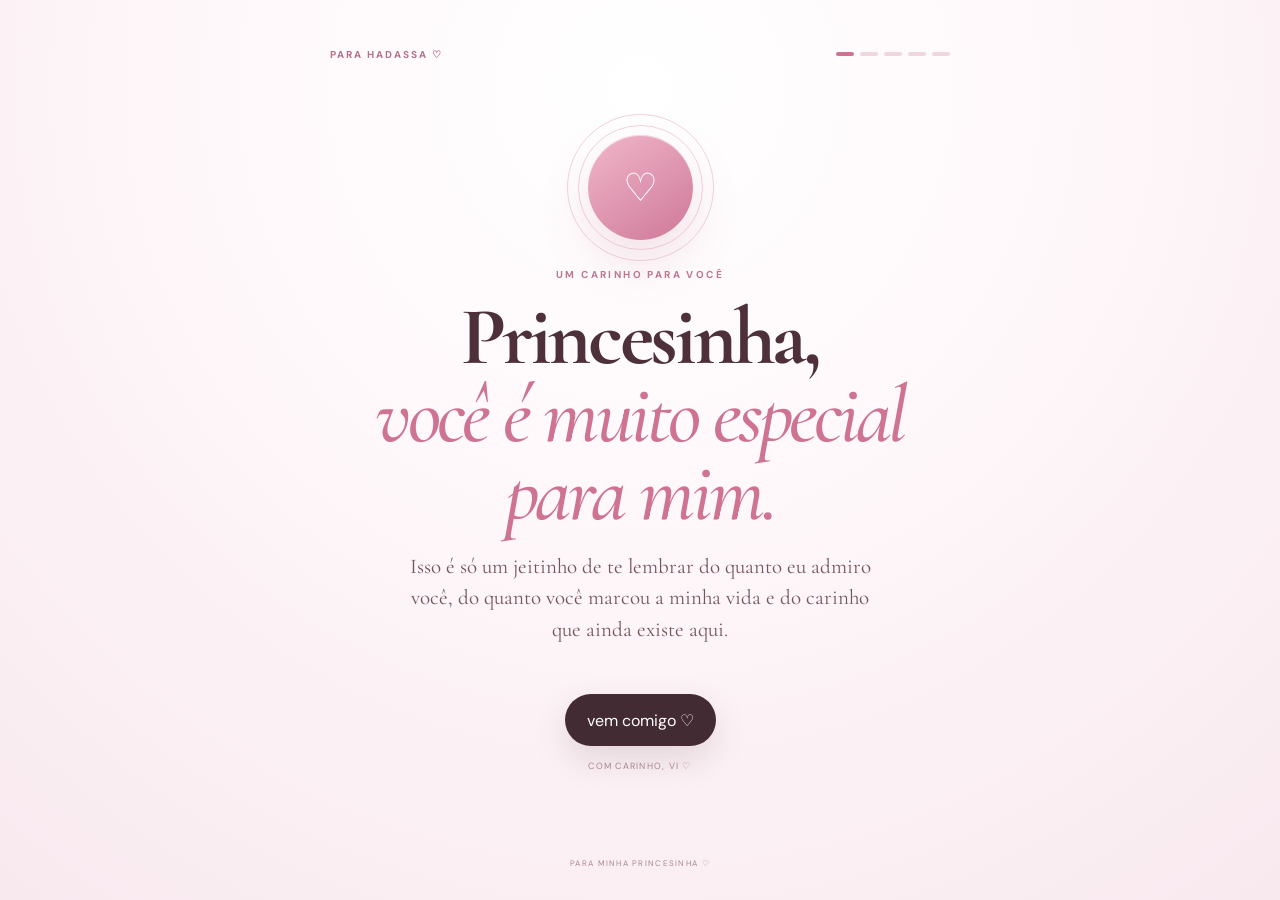
<file: index.html>
<!doctype html>
<html lang="pt-BR">
<head>
  <meta charset="utf-8">
  <meta name="viewport" content="width=device-width,initial-scale=1,viewport-fit=cover">
  <meta name="theme-color" content="#fff4f8">
  <title>Para Hadassa ♡</title>
  <link rel="preconnect" href="https://fonts.googleapis.com">
  <link rel="preconnect" href="https://fonts.gstatic.com" crossorigin>
  <link href="https://fonts.googleapis.com/css2?family=Cormorant+Garamond:ital,wght@0,500;0,600;1,500&family=DM+Sans:wght@400;500;600;700&display=swap" rel="stylesheet">
  <link rel="stylesheet" href="./style.css">
</head>
<body class="">
<canvas id="petals"></canvas>

<div class="shell">
  <div class="topbar">
    <span class="brand">para Hadassa ♡</span>
    <div class="progress"><i class="on"></i><i></i><i></i><i></i><i></i></div>
  </div>

  <main class="center">
    <div class="lock-heart" id="heartOpen">♡</div>
    <p class="eyebrow">um carinho para você</p>
    <h1>Princesinha,<br><em>você é muito especial para mim.</em></h1>
    <p class="lead">
      Isso é só um jeitinho de te lembrar do quanto eu admiro você,
      do quanto você marcou a minha vida e do carinho que ainda existe aqui.
    </p>
    <button class="btn next" id="openStory">vem comigo ♡</button>
    <p class="note">com carinho, Vi ♡</p>
  </main>

  <div class="footer">para minha princesinha ♡</div>
</div>

<script src="./app.js"></script>
</body>
</html>
</file>
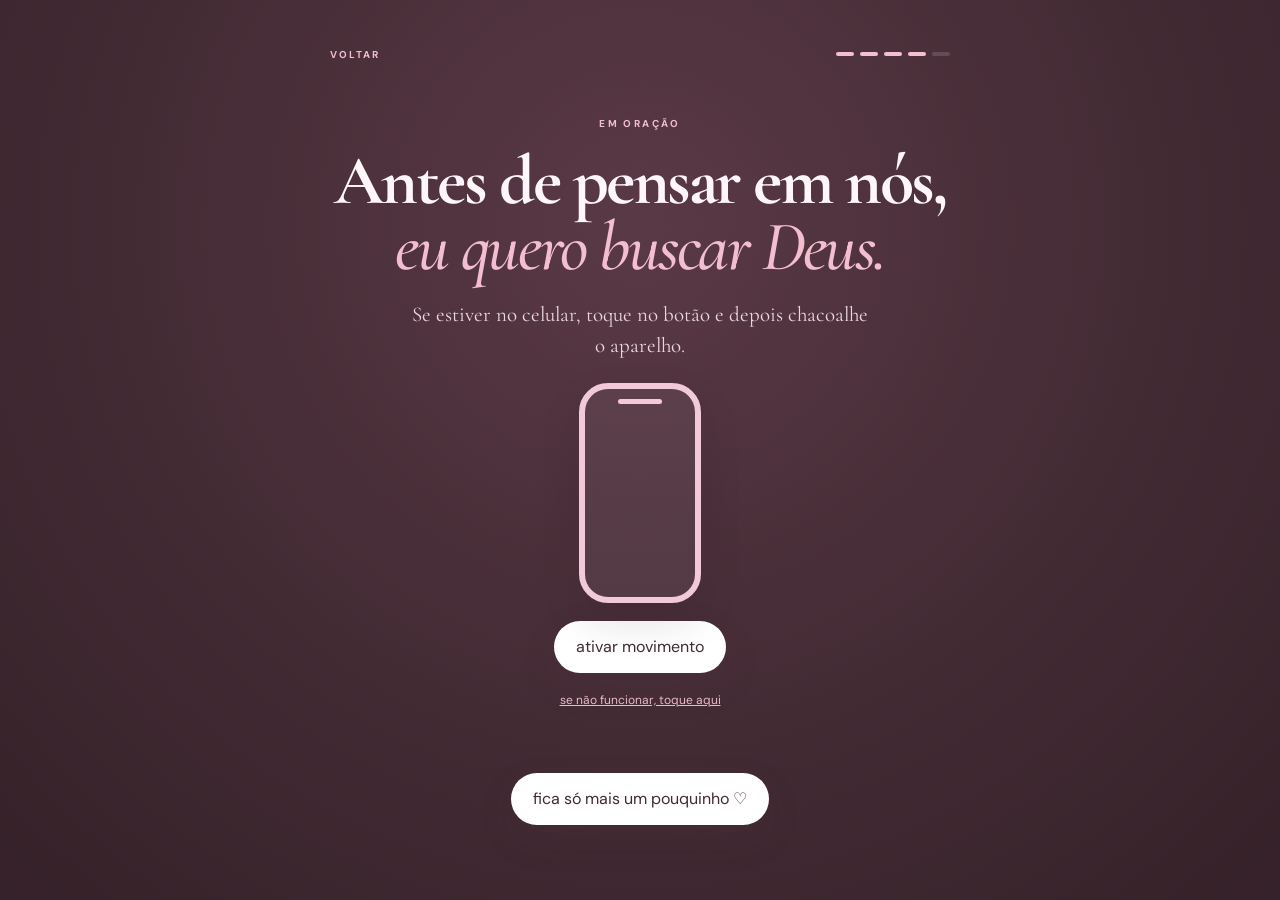
<file: direcao.html>
<!doctype html>
<html lang="pt-BR">
<head>
  <meta charset="utf-8">
  <meta name="viewport" content="width=device-width,initial-scale=1,viewport-fit=cover">
  <meta name="theme-color" content="#432b34">
  <title>Hadassa · Direção de Deus</title>
  <link rel="preconnect" href="https://fonts.googleapis.com">
  <link rel="preconnect" href="https://fonts.gstatic.com" crossorigin>
  <link href="https://fonts.googleapis.com/css2?family=Cormorant+Garamond:ital,wght@0,500;0,600;1,500&family=DM+Sans:wght@400;500;600;700&display=swap" rel="stylesheet">
  <link rel="stylesheet" href="./style.css">
</head>
<body class="dark">
<canvas id="petals"></canvas>

<div class="shell">
  <div class="topbar">
    <a class="brand" href="historia.html">voltar</a>
    <div class="progress"><i class="on"></i><i class="on"></i><i class="on"></i><i class="on"></i><i></i></div>
  </div>

  <main class="center">
    <p class="eyebrow">em oração</p>
    <h2>Antes de pensar em nós,<br><em>eu quero buscar Deus.</em></h2>
    <p class="lead">
      Se estiver no celular, toque no botão e depois chacoalhe o aparelho.
    </p>

    <div class="shake-wrap">
      <div class="phone" id="phone"></div>
      <button class="btn light" id="motionBtn">ativar movimento</button>
      <button class="fallback" id="fallback">se não funcionar, toque aqui</button>

      <div class="prayer" id="prayer">
        <p>
          Hadassa, eu amo você. Meu coração ainda escolhe você.
          Mas eu não quero forçar um futuro só porque eu sinto muito.
        </p>
        <p>
          Quero continuar buscando a direção de Deus com você.
          Se for da vontade dEle, que Ele confirme, dê paz e nos ensine a fazer diferente.
        </p>
        <strong>“Entrega o teu caminho ao Senhor; confia nele.”</strong>
        <span>Salmos 37:5</span>
      </div>

      <a class="btn light next" id="directionNext" href="final.html" hidden>fica só mais um pouquinho ♡</a>
    </div>
  </main>
</div>

<script src="./app.js"></script>
</body>
</html>
</file>
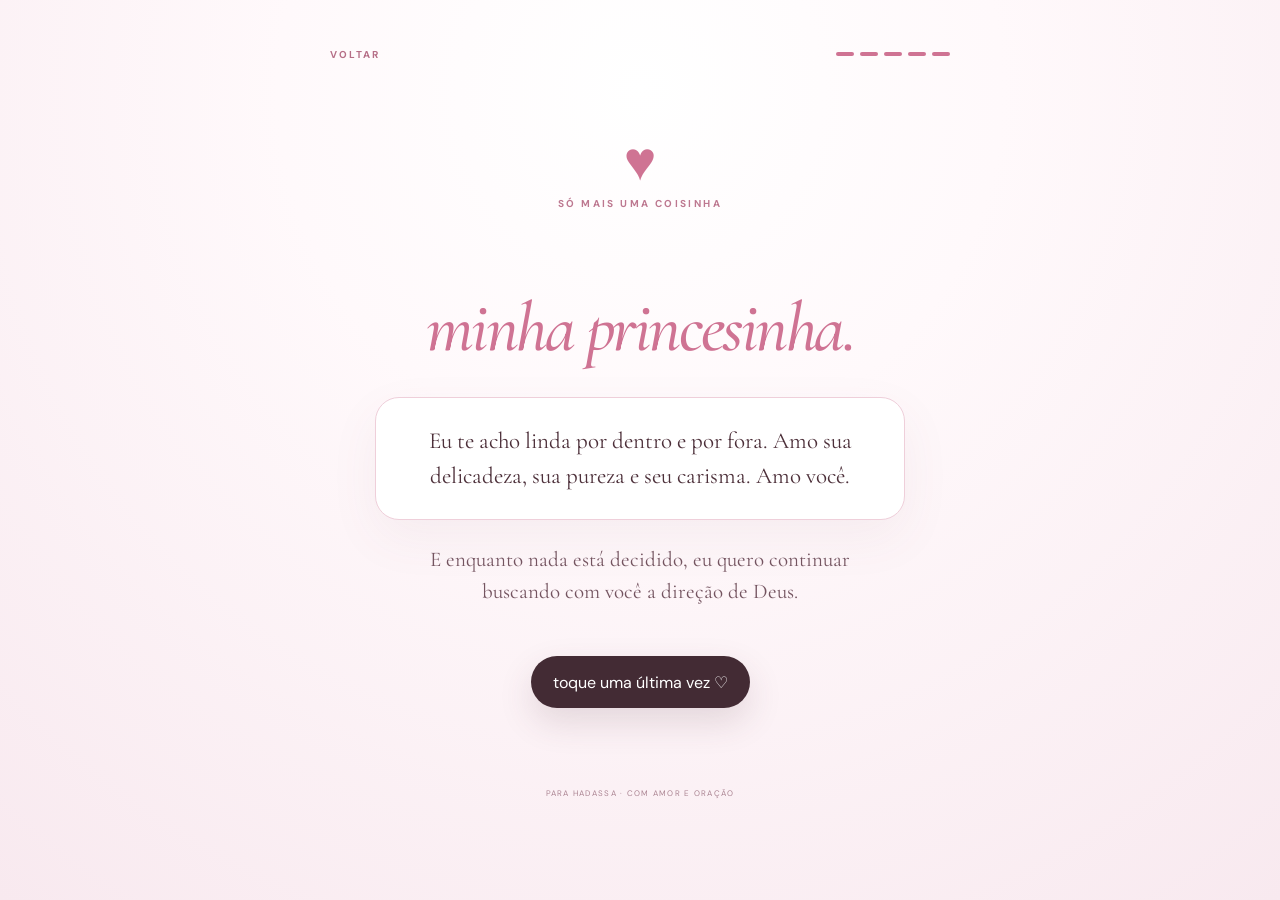
<file: final.html>
<!doctype html>
<html lang="pt-BR">
<head>
  <meta charset="utf-8">
  <meta name="viewport" content="width=device-width,initial-scale=1,viewport-fit=cover">
  <meta name="theme-color" content="#fff4f8">
  <title>Hadassa · Eu amo você</title>
  <link rel="preconnect" href="https://fonts.googleapis.com">
  <link rel="preconnect" href="https://fonts.gstatic.com" crossorigin>
  <link href="https://fonts.googleapis.com/css2?family=Cormorant+Garamond:ital,wght@0,500;0,600;1,500&family=DM+Sans:wght@400;500;600;700&display=swap" rel="stylesheet">
  <link rel="stylesheet" href="./style.css">
</head>
<body class="final-page">
<canvas id="petals"></canvas>

<div class="shell">
  <div class="topbar">
    <a class="brand" href="direcao.html">voltar</a>
    <div class="progress"><i class="on"></i><i class="on"></i><i class="on"></i><i class="on"></i><i class="on"></i></div>
  </div>

  <main class="center">
    <div class="final-heart">♥</div>
    <p class="eyebrow">só mais uma coisinha</p>
    <h2><br><em>minha princesinha.</em></h2>

    <div class="choice">
      <p>
        Eu te acho linda por dentro e por fora.
        Amo sua delicadeza, sua pureza e seu carisma.
        Amo você.
      </p>
    </div>

    <p class="lead" style="margin-top:24px">
      E enquanto nada está decidido, eu quero continuar buscando com você a direção de Deus.
    </p>

    <button class="btn next" id="finalReveal">toque uma última vez ♡</button>

    <div class="final-hidden" id="finalHidden">
      <h3>Eu ainda escolho você.</h3>
      <p>Mas eu quero viver essa escolha debaixo da vontade de Deus.</p>
      <p><strong>Com amor, Vi ♡</strong></p>

      <div class="envelope-area">
        <p class="envelope-hint">e deixei uma última coisinha para você ♡</p>

        <button class="mini-envelope" id="miniEnvelope" aria-label="Abrir declaração">
          <span class="env-back"></span>
          <span class="env-letter">♡</span>
          <span class="env-front"></span>
          <span class="env-flap"></span>
          <span class="env-seal">H</span>
        </button>

        <div class="declaration poem-card" id="declaration">
          <span class="declaration-heart">♡</span>
          <span class="poem-kicker">para a minha princesinha</span>
          <h3 class="poem-title">Um carinho para o seu coração</h3>

          <div class="poem">
            <p>
              Se eu pudesse colocar flores<br>
              em cada pedacinho do seu dia,<br>
              eu colocaria.
            </p>

            <p>
              Se eu pudesse pedir ao céu<br>
              uma manhã mais leve para você,<br>
              eu pediria também.
            </p>

            <p>
              Mas como não posso segurar o mundo<br>
              e deixar tudo bonito com as minhas mãos,<br>
              eu oro.
            </p>

            <p>
              Oro para que Deus cuide de você<br>
              nos detalhes que eu não consigo alcançar.
            </p>

            <p>
              Que Ele acalme o seu coração,<br>
              ilumine os seus pensamentos,<br>
              proteja os seus passos<br>
              e faça você sorrir<br>
              até nos dias mais simples.
            </p>

            <p>
              Porque você tem um jeito lindo<br>
              de deixar as coisas mais leves.
            </p>

            <p>
              Tem doçura no seu olhar,<br>
              delicadeza no seu jeito,<br>
              pureza no seu coração<br>
              e uma luz que eu reconheceria<br>
              mesmo de longe.
            </p>

            <p class="poem-emphasis">
              E eu agradeço a Deus por você existir.
            </p>

            <p>
              Minha princesinha,<br>
              eu espero que hoje você se lembre<br>
              do quanto é querida,<br>
              do quanto é preciosa<br>
              e do quanto existe carinho<br>
              guardado por você aqui.
            </p>

            <p class="poem-closing">
              Que Deus deixe o seu dia bonito,<br>
              seu coração em paz<br>
              e esse seu sorriso ainda mais lindo.
            </p>

            <strong>
              Eu amo você, Hadassa. ♡
            </strong>
          </div>

          <small>“O Senhor te abençoe e te guarde.” · Números 6:24</small>
        </div>
      </div>
    </div>
  </main>

  <div class="footer">para Hadassa · com amor e oração</div>
</div>

<script src="./app.js"></script>
</body>
</html>
</file>
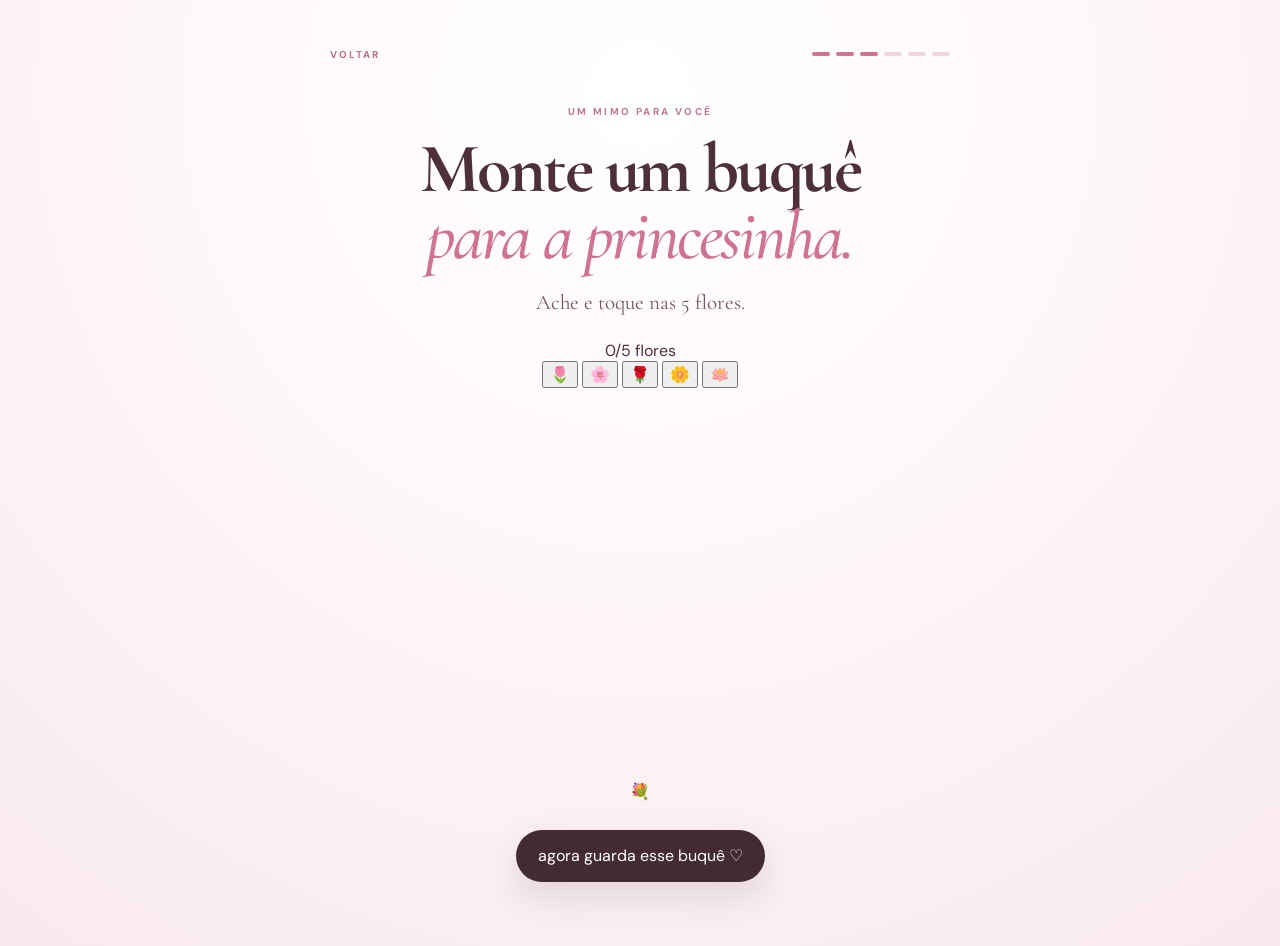
<file: flores.html>
<!doctype html>
<html lang="pt-BR">
<head>
  <meta charset="utf-8">
  <meta name="viewport" content="width=device-width,initial-scale=1,viewport-fit=cover">
  <meta name="theme-color" content="#fff4f8">
  <title>Hadassa · Flores</title>
  <link rel="preconnect" href="https://fonts.googleapis.com">
  <link rel="preconnect" href="https://fonts.gstatic.com" crossorigin>
  <link href="https://fonts.googleapis.com/css2?family=Cormorant+Garamond:ital,wght@0,500;0,600;1,500&family=DM+Sans:wght@400;500;600;700&display=swap" rel="stylesheet">
  <link rel="stylesheet" href="./style.css">
</head>
<body class="">
<canvas id="petals"></canvas>

<div class="shell">
  <div class="topbar">
    <a class="brand" href="princesa.html">voltar</a>
    <div class="progress"><i class="on"></i><i class="on"></i><i class="on"></i><i></i><i></i><i></i></div>
  </div>

  <main class="center">
    <p class="eyebrow">um mimo para você</p>
    <h2>Monte um buquê<br><em>para a princesinha.</em></h2>
    <p class="lead">Ache e toque nas 5 flores.</p>
    <div class="counter" id="flowerCount">0/5 flores</div>

    <div class="flower-field" aria-label="Encontre cinco flores">
      <button class="flower f1">🌷</button>
      <button class="flower f2">🌸</button>
      <button class="flower f3">🌹</button>
      <button class="flower f4">🌼</button>
      <button class="flower f5">🪷</button>
    </div>

    <div class="bouquet" id="bouquet">💐</div>
    <a class="btn next" id="flowerNext" href="historia.html" hidden>agora guarda esse buquê ♡</a>
  </main>
</div>

<script src="./app.js"></script>
</body>
</html>
</file>
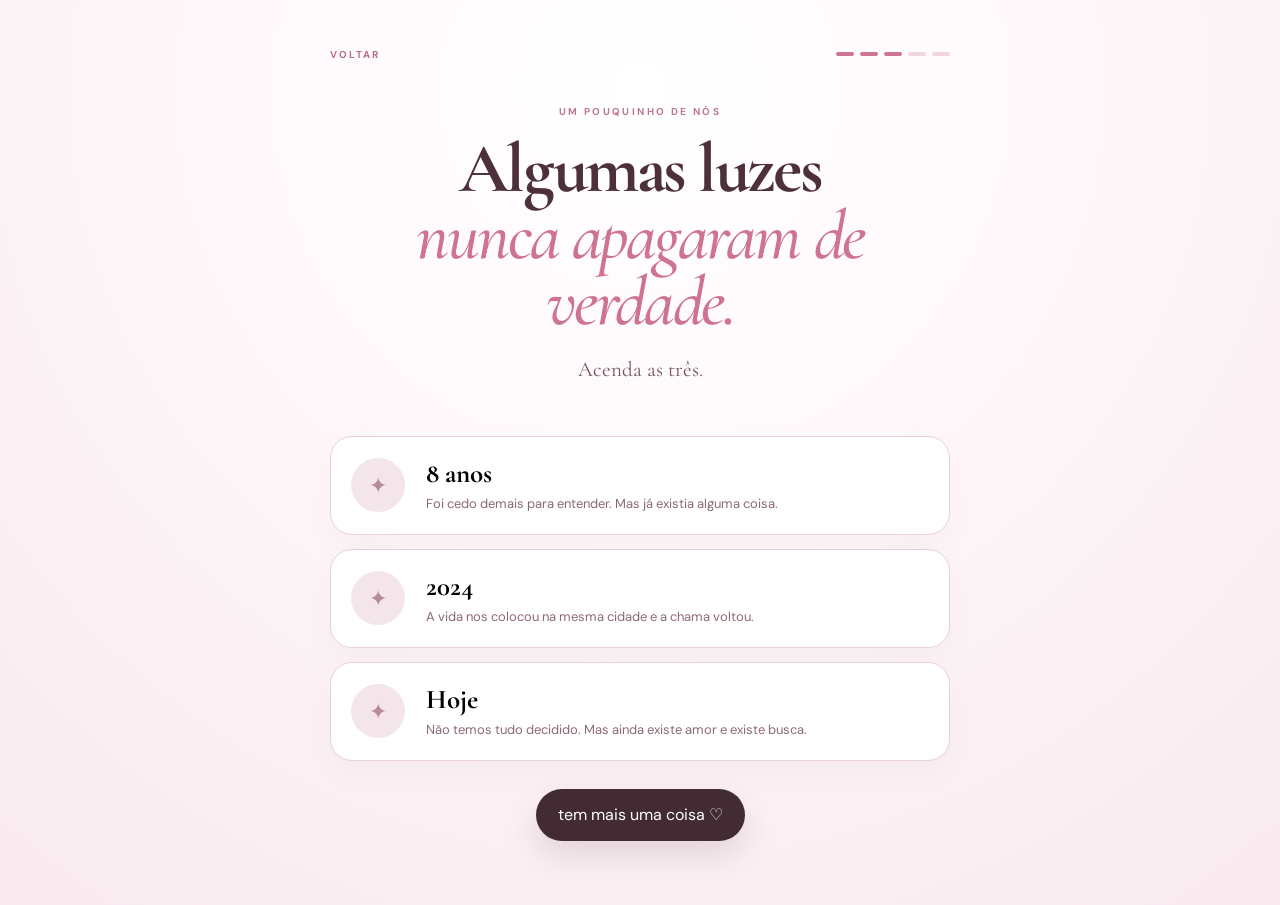
<file: historia.html>
<!doctype html>
<html lang="pt-BR">
<head>
  <meta charset="utf-8">
  <meta name="viewport" content="width=device-width,initial-scale=1,viewport-fit=cover">
  <meta name="theme-color" content="#fff4f8">
  <title>Hadassa · Nossa história</title>
  <link rel="preconnect" href="https://fonts.googleapis.com">
  <link rel="preconnect" href="https://fonts.gstatic.com" crossorigin>
  <link href="https://fonts.googleapis.com/css2?family=Cormorant+Garamond:ital,wght@0,500;0,600;1,500&family=DM+Sans:wght@400;500;600;700&display=swap" rel="stylesheet">
  <link rel="stylesheet" href="./style.css">
</head>
<body class="">
<canvas id="petals"></canvas>

<div class="shell">
  <div class="topbar">
    <a class="brand" href="princesa.html">voltar</a>
    <div class="progress"><i class="on"></i><i class="on"></i><i class="on"></i><i></i><i></i></div>
  </div>

  <main class="center">
    <p class="eyebrow">um pouquinho de nós</p>
    <h2>Algumas luzes<br><em>nunca apagaram de verdade.</em></h2>
    <p class="lead">Acenda as três.</p>

    <div class="lights">
      <button class="light-card">
        <span class="lamp">✦</span>
        <span>
          <strong>8 anos</strong>
          <p>Foi cedo demais para entender. Mas já existia alguma coisa.</p>
        </span>
      </button>

      <button class="light-card">
        <span class="lamp">✦</span>
        <span>
          <strong>2024</strong>
          <p>A vida nos colocou na mesma cidade e a chama voltou.</p>
        </span>
      </button>

      <button class="light-card">
        <span class="lamp">✦</span>
        <span>
          <strong>Hoje</strong>
          <p>Não temos tudo decidido. Mas ainda existe amor e existe busca.</p>
        </span>
      </button>
    </div>

    <a class="btn next" id="historyNext" href="direcao.html" hidden>tem mais uma coisa ♡</a>
  </main>
</div>

<script src="./app.js"></script>
</body>
</html>
</file>
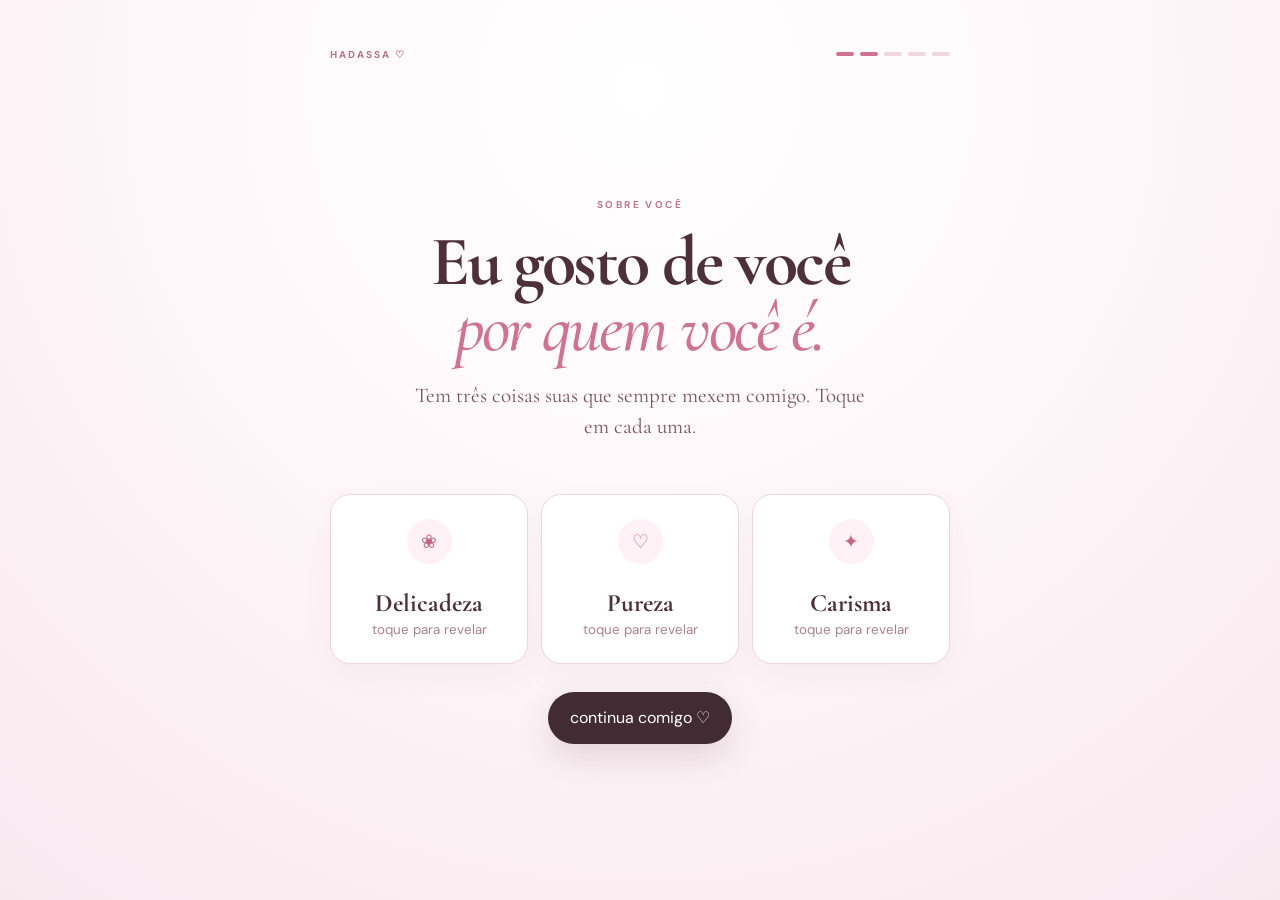
<file: princesa.html>
<!doctype html>
<html lang="pt-BR">
<head>
  <meta charset="utf-8">
  <meta name="viewport" content="width=device-width,initial-scale=1,viewport-fit=cover">
  <meta name="theme-color" content="#fff4f8">
  <title>Hadassa · Você</title>
  <link rel="preconnect" href="https://fonts.googleapis.com">
  <link rel="preconnect" href="https://fonts.gstatic.com" crossorigin>
  <link href="https://fonts.googleapis.com/css2?family=Cormorant+Garamond:ital,wght@0,500;0,600;1,500&family=DM+Sans:wght@400;500;600;700&display=swap" rel="stylesheet">
  <link rel="stylesheet" href="./style.css">
</head>
<body class="">
<canvas id="petals"></canvas>

<div class="shell">
  <div class="topbar">
    <a class="brand" href="index.html">Hadassa ♡</a>
    <div class="progress"><i class="on"></i><i class="on"></i><i></i><i></i><i></i></div>
  </div>

  <main class="center">
    <p class="eyebrow">sobre você</p>
    <h2>Eu gosto de você<br><em>por quem você é.</em></h2>
    <p class="lead">Tem três coisas suas que sempre mexem comigo. Toque em cada uma.</p>

    <div class="reveal-grid">
      <button class="reveal-card" data-reveal="Seu jeito delicado me desmonta sem fazer esforço.">
        <span class="icon">❀</span>
        <span><strong>Delicadeza</strong><small>toque para revelar</small></span>
      </button>

      <button class="reveal-card" data-reveal="Eu admiro a pureza do seu coração e o jeito que você tenta fazer o que é certo.">
        <span class="icon">♡</span>
        <span><strong>Pureza</strong><small>toque para revelar</small></span>
      </button>

      <button class="reveal-card" data-reveal="Seu carisma fica na cabeça. Você chega e o ambiente muda.">
        <span class="icon">✦</span>
        <span><strong>Carisma</strong><small>toque para revelar</small></span>
      </button>
    </div>

    <a class="btn next" href="historia.html">continua comigo ♡</a>
  </main>
</div>

<script src="./app.js"></script>
</body>
</html>
</file>
<file: style.css>
:root{
  --rose:#cf7393;
  --rose2:#eaa7bd;
  --rose3:#f8dbe5;
  --cream:#fffafd;
  --ink:#4d303a;
  --muted:#8f6d79;
  --deep:#432b34;
  --white:#fff;
}
*{box-sizing:border-box}
html{scroll-behavior:smooth}
body{
  margin:0;
  min-height:100svh;
  background:
    radial-gradient(circle at 50% 10%,#fff 0,#fff9fb 35%,#f8e9ef 100%);
  color:var(--ink);
  font-family:"DM Sans",sans-serif;
  overflow-x:hidden;
}
body.dark{
  background:radial-gradient(circle at 50% 25%,#5a3946 0,#432b34 55%,#352129 100%);
  color:#fff6fa;
}
a{text-decoration:none;color:inherit}
button{font:inherit}
h1,h2,h3,p{margin-top:0}
h1,h2,h3{
  font-family:"Cormorant Garamond",serif;
  line-height:.95;
}
.shell{
  width:min(100%,680px);
  min-height:100svh;
  margin:auto;
  padding:26px 20px calc(28px + env(safe-area-inset-bottom));
  display:flex;
  flex-direction:column;
  position:relative;
}
.topbar{
  display:flex;
  justify-content:space-between;
  align-items:center;
  min-height:38px;
}
.brand{
  font-size:10px;
  letter-spacing:.2em;
  text-transform:uppercase;
  color:#b66f87;
  font-weight:700;
}
.dark .brand{color:#f0bfd0}
.progress{
  display:flex;
  gap:6px;
}
.progress i{
  width:18px;
  height:4px;
  border-radius:999px;
  background:#efd6df;
}
.progress i.on{background:var(--rose)}
.dark .progress i{background:#ffffff24}
.dark .progress i.on{background:#f4bfd0}
.center{
  flex:1;
  display:flex;
  flex-direction:column;
  align-items:center;
  justify-content:center;
  text-align:center;
  padding:32px 0;
  position:relative;
  z-index:2;
}
.eyebrow{
  font-size:10px;
  letter-spacing:.24em;
  text-transform:uppercase;
  color:#bd7890;
  margin-bottom:18px;
  font-weight:700;
}
.dark .eyebrow{color:#efbfd0}
h1{
  font-size:clamp(52px,15vw,82px);
  letter-spacing:-.04em;
  margin-bottom:18px;
}
h2{
  font-size:clamp(45px,13vw,70px);
  letter-spacing:-.035em;
  margin-bottom:18px;
}
em{font-weight:500;color:var(--rose)}
.dark em{color:#f3bed0}
.lead{
  max-width:470px;
  font-family:"Cormorant Garamond",serif;
  font-size:21px;
  line-height:1.5;
  color:#745460;
}
.dark .lead{color:#ead8df}
.btn{
  border:0;
  border-radius:999px;
  background:var(--deep);
  color:white;
  padding:15px 22px;
  min-height:52px;
  display:inline-flex;
  align-items:center;
  justify-content:center;
  gap:14px;
  cursor:pointer;
  box-shadow:0 14px 34px #55364326;
  transition:.18s ease;
}
.btn:active{transform:scale(.97)}
.btn.light{
  background:#fff;
  color:var(--deep);
}
.btn.soft{
  background:#fff2f6;
  color:#9e5872;
  box-shadow:none;
  border:1px solid #efd1dc;
}
.next{
  margin-top:28px;
}
.note{
  font-size:9px;
  letter-spacing:.14em;
  text-transform:uppercase;
  color:#a98592;
  margin-top:14px;
}
.dark .note{color:#d6aabb}
#petals{
  position:fixed;
  inset:0;
  width:100%;
  height:100%;
  pointer-events:none;
  z-index:40;
}

/* opening */
.lock-heart{
  width:105px;
  height:105px;
  border-radius:50%;
  display:grid;
  place-items:center;
  margin-bottom:28px;
  background:linear-gradient(145deg,#f1b7ca,#ce7898);
  color:white;
  font-size:39px;
  box-shadow:0 22px 50px #b565822e,inset 0 1px #fff8;
  position:relative;
  cursor:pointer;
  animation:float 3s ease-in-out infinite;
}
.lock-heart:before,.lock-heart:after{
  content:"";
  position:absolute;
  border:1px solid #d991aa66;
  border-radius:50%;
  inset:-10px;
  animation:ripple 2.6s infinite;
}
.lock-heart:after{
  inset:-21px;
  animation-delay:.8s;
}
@keyframes ripple{50%{transform:scale(1.04);opacity:.2}}
@keyframes float{50%{transform:translateY(-7px)}}

/* compliments */
.reveal-grid{
  width:100%;
  display:grid;
  gap:13px;
  margin-top:30px;
}
.reveal-card{
  border:1px solid #efd5df;
  background:#fff;
  border-radius:20px;
  min-height:92px;
  padding:18px 20px;
  display:grid;
  grid-template-columns:45px 1fr;
  align-items:center;
  gap:14px;
  text-align:left;
  color:var(--ink);
  box-shadow:0 12px 30px #7243570b;
  cursor:pointer;
  transition:.25s;
}
.reveal-card:active{transform:scale(.985)}
.reveal-card .icon{
  width:45px;height:45px;border-radius:50%;
  background:#fff1f5;color:#c36988;
  display:grid;place-items:center;font-size:19px;
}
.reveal-card strong{
  display:block;
  font-family:"Cormorant Garamond",serif;
  font-size:25px;
  line-height:1;
}
.reveal-card small{
  display:block;
  color:#a9808f;
  margin-top:5px;
}
.reveal-card.open{
  background:#fff4f8;
  border-color:#e7b5c7;
}

/* timeline / lights */
.lights{
  width:100%;
  display:grid;
  gap:14px;
  margin-top:30px;
}
.light-card{
  border:1px solid #ead2db;
  border-radius:22px;
  background:#fff;
  padding:20px;
  display:grid;
  grid-template-columns:58px 1fr;
  align-items:center;
  gap:17px;
  text-align:left;
  cursor:pointer;
  box-shadow:0 12px 30px #7145570a;
}
.lamp{
  width:54px;height:54px;border-radius:50%;
  display:grid;place-items:center;
  background:#f3e5ea;
  color:#b78a99;
  font-size:22px;
  transition:.3s;
}
.light-card.on .lamp{
  background:#ffe8a8;
  color:#a87300;
  box-shadow:0 0 30px #ffd86a66;
}
.light-card strong{
  display:block;
  font-family:"Cormorant Garamond";
  font-size:27px;
}
.light-card p{
  margin:5px 0 0;
  color:#8c6976;
  font-size:13px;
  line-height:1.45;
}

/* shake */
.shake-wrap{
  width:100%;
  display:flex;
  flex-direction:column;
  align-items:center;
  gap:18px;
}
.phone{
  width:122px;
  height:220px;
  border:6px solid #f2c9d8;
  border-radius:29px;
  position:relative;
  background:#ffffff0e;
  box-shadow:0 18px 40px #24141b22;
}
.phone:before{
  content:"";
  position:absolute;
  width:44px;height:5px;border-radius:9px;
  background:#f2c9d8;
  top:10px;left:50%;transform:translateX(-50%);
}
.phone.shaking{animation:shake .45s linear infinite}
@keyframes shake{
  0%,100%{transform:rotate(0)}
  20%{transform:rotate(-6deg) translateX(-4px)}
  40%{transform:rotate(6deg) translateX(4px)}
  60%{transform:rotate(-5deg) translateX(-3px)}
  80%{transform:rotate(5deg) translateX(3px)}
}
.prayer{
  max-height:0;
  opacity:0;
  overflow:hidden;
  transition:.8s;
  max-width:490px;
}
.prayer.show{
  max-height:500px;
  opacity:1;
  margin-top:10px;
}
.prayer p{
  font-family:"Cormorant Garamond";
  font-size:22px;
  line-height:1.55;
  color:#f1e3e8;
}
.prayer strong{
  display:block;
  font-family:"Cormorant Garamond";
  font-size:30px;
  color:#f6bfd2;
  margin-top:18px;
}
.fallback{
  border:0;
  background:transparent;
  color:#eab9ca;
  text-decoration:underline;
  font-size:12px;
  cursor:pointer;
}

/* finale */
.choice{
  max-width:530px;
  border:1px solid #efcfda;
  background:#fff;
  border-radius:24px;
  padding:26px 22px;
  margin:18px auto 0;
  box-shadow:0 18px 50px #814c5f10;
}
.choice p{
  font-family:"Cormorant Garamond";
  font-size:23px;
  line-height:1.5;
  margin:0;
}
.final-heart{
  font-size:55px;
  color:#cf7393;
  animation:heartbeat 1.25s infinite;
}
@keyframes heartbeat{15%{transform:scale(1.18)}30%{transform:scale(1)}}
.final-hidden{
  max-height:0;
  opacity:0;
  overflow:hidden;
  transition:.75s;
}
.final-hidden.show{
  max-height:4200px;
  opacity:1;
  margin-top:28px;
  overflow:visible;
}
.final-hidden h3{
  font-size:49px;
  margin-bottom:10px;
  color:#b65c7b;
}
.final-hidden p{
  font-family:"Cormorant Garamond";
  font-size:21px;
  line-height:1.5;
  color:#765460;
}
.footer{
  text-align:center;
  font-size:8px;
  letter-spacing:.16em;
  color:#ab8492;
  text-transform:uppercase;
  padding-top:15px;
}
@media(min-width:700px){
  .shell{padding:35px 30px 32px}
  .reveal-grid{grid-template-columns:repeat(3,1fr)}
  .reveal-card{grid-template-columns:1fr;text-align:center;min-height:170px}
  .reveal-card .icon{margin:auto}
  .flower-field{height:420px}
}
@media(prefers-reduced-motion:reduce){
  *{animation:none!important;scroll-behavior:auto!important;transition:none!important}
}


/* envelope final */
.envelope-area{
  margin-top:34px;
  display:flex;
  flex-direction:column;
  align-items:center;
}
.envelope-hint{
  font-family:"Cormorant Garamond",serif !important;
  font-style:italic;
  font-size:18px !important;
  color:#9f7182 !important;
  margin-bottom:18px !important;
}
.mini-envelope{
  width:170px;
  height:118px;
  position:relative;
  border:0;
  background:transparent;
  cursor:pointer;
  padding:0;
  perspective:800px;
  filter:drop-shadow(0 18px 22px #7a455817);
}
.mini-envelope span{
  position:absolute;
  display:block;
}
.env-back{
  inset:13px 5px 4px;
  border-radius:10px;
  background:#eebdce;
}
.env-letter{
  width:128px;
  height:88px;
  left:21px;
  bottom:12px;
  border-radius:7px 7px 3px 3px;
  background:#fffdfd;
  color:#cb7392;
  display:grid !important;
  place-items:center;
  font-size:26px;
  transition:.7s cubic-bezier(.2,.8,.2,1);
  z-index:2;
}
.env-front{
  inset:32px 5px 4px;
  border-radius:0 0 10px 10px;
  background:linear-gradient(145deg,#e8abc0,#d98ca7);
  clip-path:polygon(0 0,50% 48%,100% 0,100% 100%,0 100%);
  z-index:4;
}
.env-flap{
  width:160px;
  height:78px;
  left:5px;
  top:13px;
  background:#f0c2d2;
  clip-path:polygon(0 0,100% 0,50% 100%);
  transform-origin:top;
  transition:.65s cubic-bezier(.2,.8,.2,1);
  z-index:5;
}
.env-seal{
  width:40px;
  height:40px;
  border-radius:50%;
  left:65px;
  top:48px;
  background:#b95d7d;
  color:white;
  display:grid !important;
  place-items:center;
  font-family:"Cormorant Garamond",serif;
  font-size:20px;
  z-index:7;
  box-shadow:0 8px 16px #71384c33,inset 0 1px #fff6;
  transition:.35s;
}
.mini-envelope.open .env-flap{
  transform:rotateX(180deg);
  z-index:1;
}
.mini-envelope.open .env-letter{
  transform:translateY(-50px);
}
.mini-envelope.open .env-seal{
  opacity:0;
  transform:scale(.5);
}
.declaration{
  max-height:0;
  opacity:0;
  overflow:hidden;
  max-width:480px;
  transition:max-height .85s ease,opacity .65s ease,margin .65s ease;
}
.declaration.show{
  max-height:3200px;
  opacity:1;
  margin-top:34px;
  overflow:visible;
}
.declaration-heart{
  display:block;
  font-size:27px;
  color:#ce7594;
  margin-bottom:12px;
}
.declaration p{
  font-family:"Cormorant Garamond",serif !important;
  font-size:21px !important;
  line-height:1.5 !important;
  color:#765460 !important;
  margin:0 0 14px !important;
}
.declaration strong{
  display:block;
  font-family:"Cormorant Garamond",serif;
  font-size:25px;
  line-height:1.3;
  color:#b65d7c;
  margin-top:19px;
}
.declaration small{
  display:block;
  margin-top:19px;
  font-size:10px;
  letter-spacing:.09em;
  color:#a27b89;
}


/* poema final */
.poem-card{
  width:100%;
  max-width:520px;
  text-align:center;
}
.poem-kicker{
  display:block;
  font-size:9px;
  letter-spacing:.2em;
  text-transform:uppercase;
  color:#b87a90;
  margin-bottom:8px;
}
.poem-title{
  font-family:"Cormorant Garamond",serif;
  font-size:38px !important;
  line-height:1 !important;
  color:#aa5573 !important;
  margin:0 0 25px !important;
}
.poem{
  padding:25px 18px;
  border-top:1px solid #ecd3dc;
  border-bottom:1px solid #ecd3dc;
  position:relative;
}
.poem:before{
  content:"✦";
  position:absolute;
  top:-10px;
  left:50%;
  transform:translateX(-50%);
  background:#fffafd;
  padding:0 10px;
  color:#cf7997;
  font-size:13px;
}
.poem p{
  margin:0 0 21px !important;
  font-size:21px !important;
  line-height:1.5 !important;
}
.poem p:last-of-type{
  margin-bottom:18px !important;
}
.poem-emphasis{
  font-size:29px !important;
  font-style:italic;
  color:#b85f7e !important;
  margin:27px 0 !important;
}
.poem-closing{
  margin-top:28px !important;
}
.poem strong{
  font-size:28px;
  line-height:1.25;
  display:block;
  color:#ad5876;
}
.poem-card small{
  line-height:1.45;
}


/* correção da tela final e do envelope */
.final-page{
  overflow-x:hidden;
  overflow-y:auto;
}

.final-page .shell{
  min-height:100svh;
  height:auto;
}

.final-page .center{
  justify-content:flex-start;
  flex:none;
  min-height:auto;
  padding-top:52px;
  padding-bottom:65px;
}

.final-page .final-hidden{
  width:100%;
}

.final-page .envelope-area{
  width:100%;
  padding-bottom:18px;
}

.final-page .mini-envelope{
  flex:0 0 auto;
  touch-action:manipulation;
  -webkit-tap-highlight-color:transparent;
}

.final-page .declaration{
  width:min(100%,520px);
  padding:0 4px 25px;
}

@media(max-width:699px){
  .final-page .shell{
    padding-left:18px;
    padding-right:18px;
  }

  .final-page .center{
    padding-top:28px;
  }

  .final-page .final-hidden.show{
    max-height:5000px;
  }

  .final-page .declaration.show{
    max-height:4000px;
  }

  .final-page .poem{
    padding-left:8px;
    padding-right:8px;
  }

  .final-page .poem p{
    font-size:20px !important;
  }

  .final-page .poem-title{
    font-size:34px !important;
  }
}
</file>
